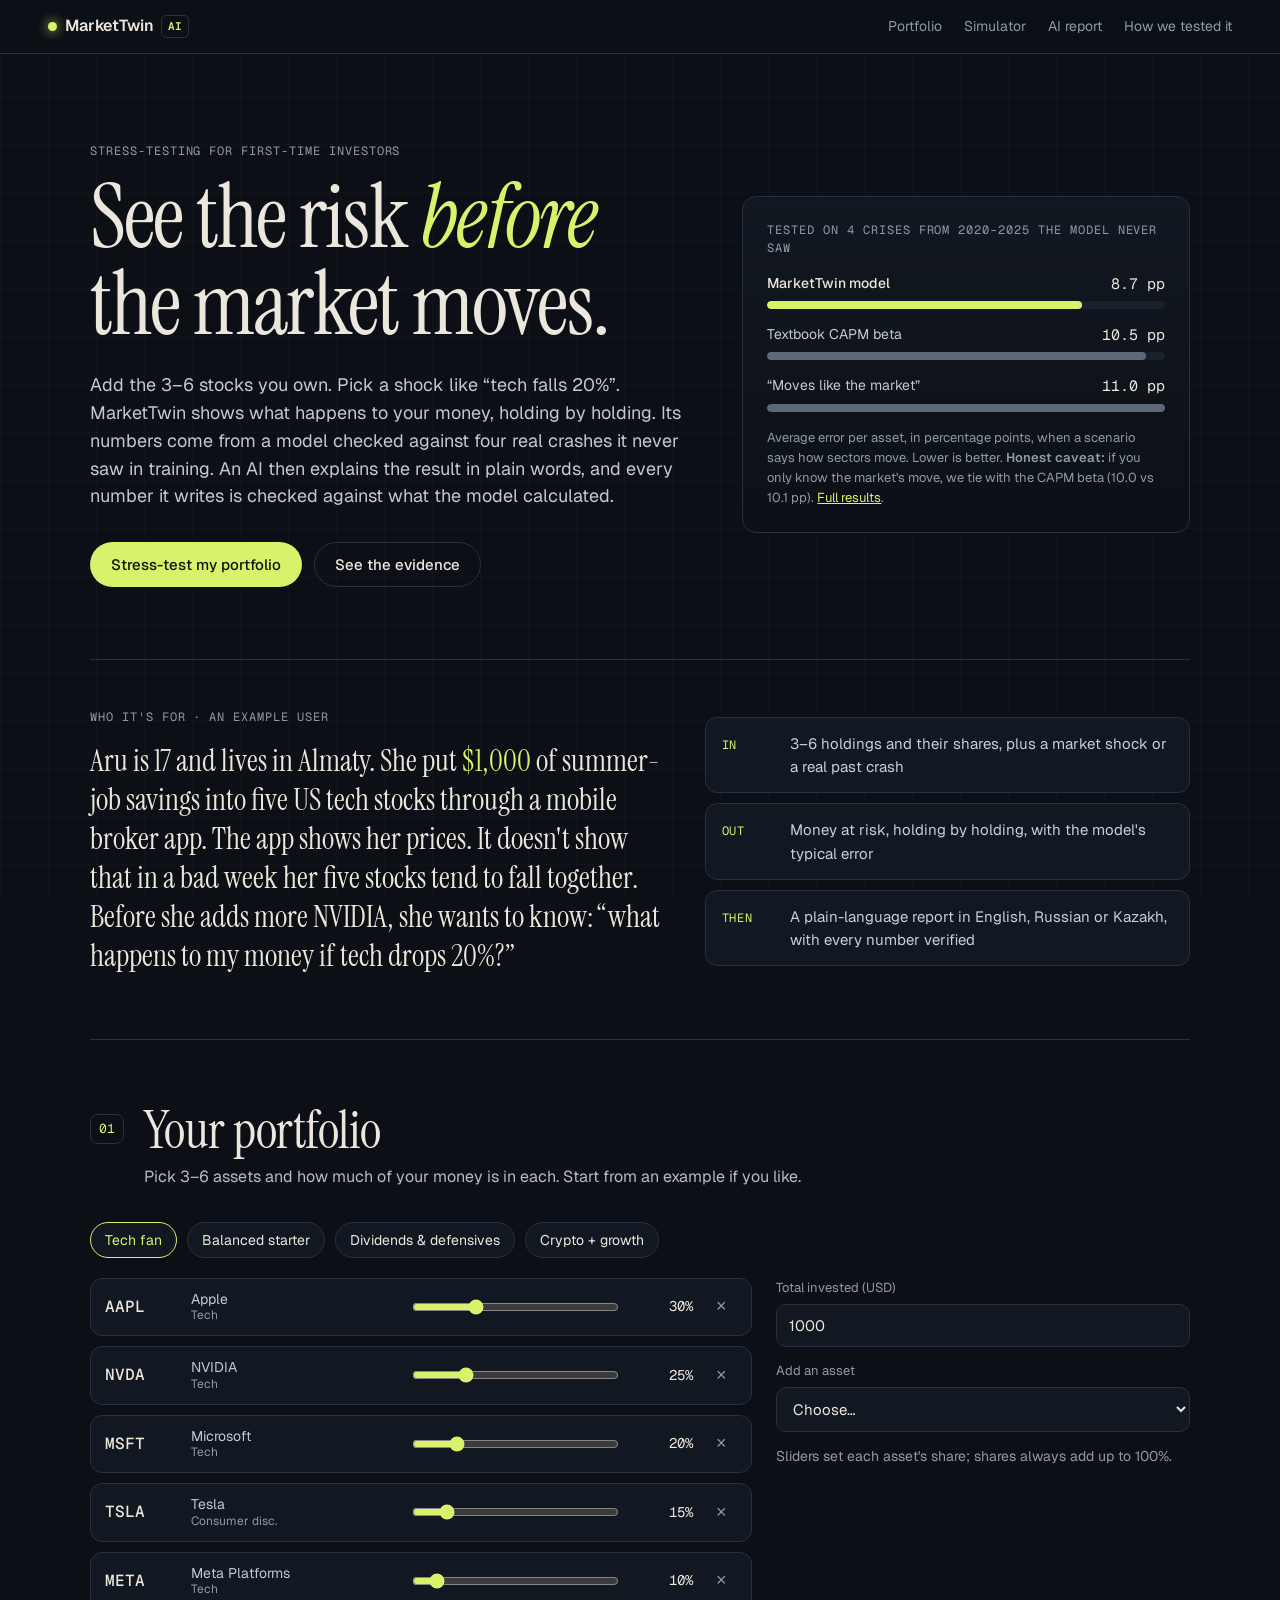
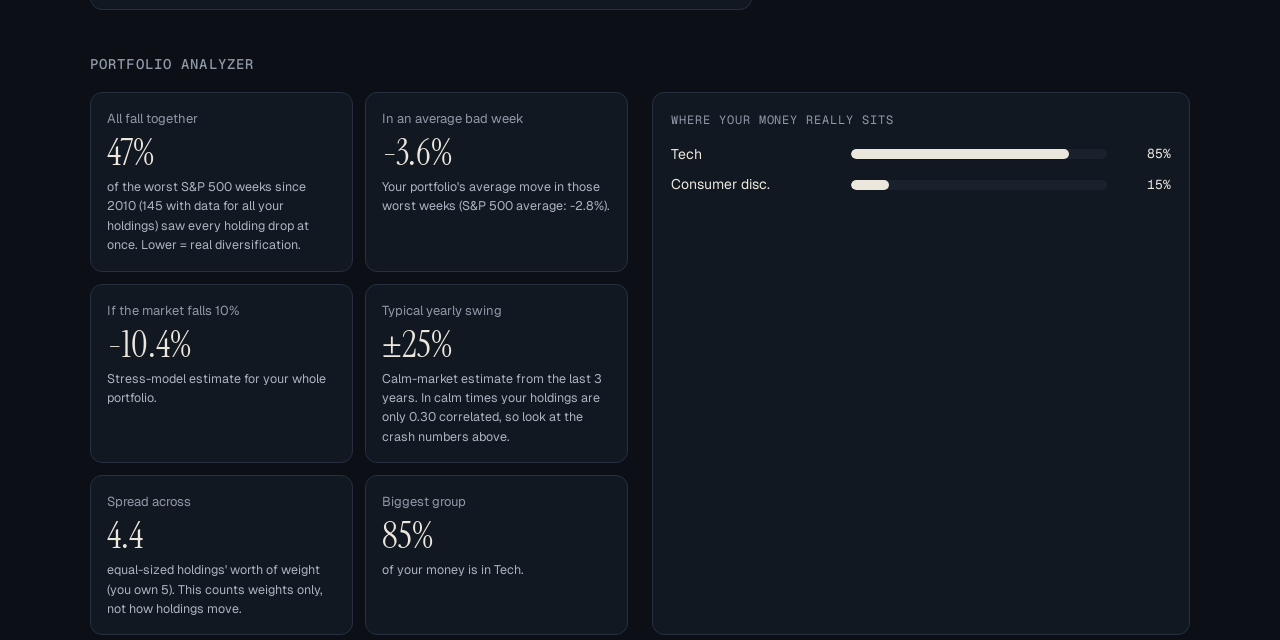
<file: index.html>
<!DOCTYPE html>
<html lang="en">
<head>
<meta charset="utf-8">
<title>MarketTwin AI</title>
<meta http-equiv="refresh" content="0; url=web/">
</head>
<body><a href="web/">Open MarketTwin AI</a></body>
</html>
</file>
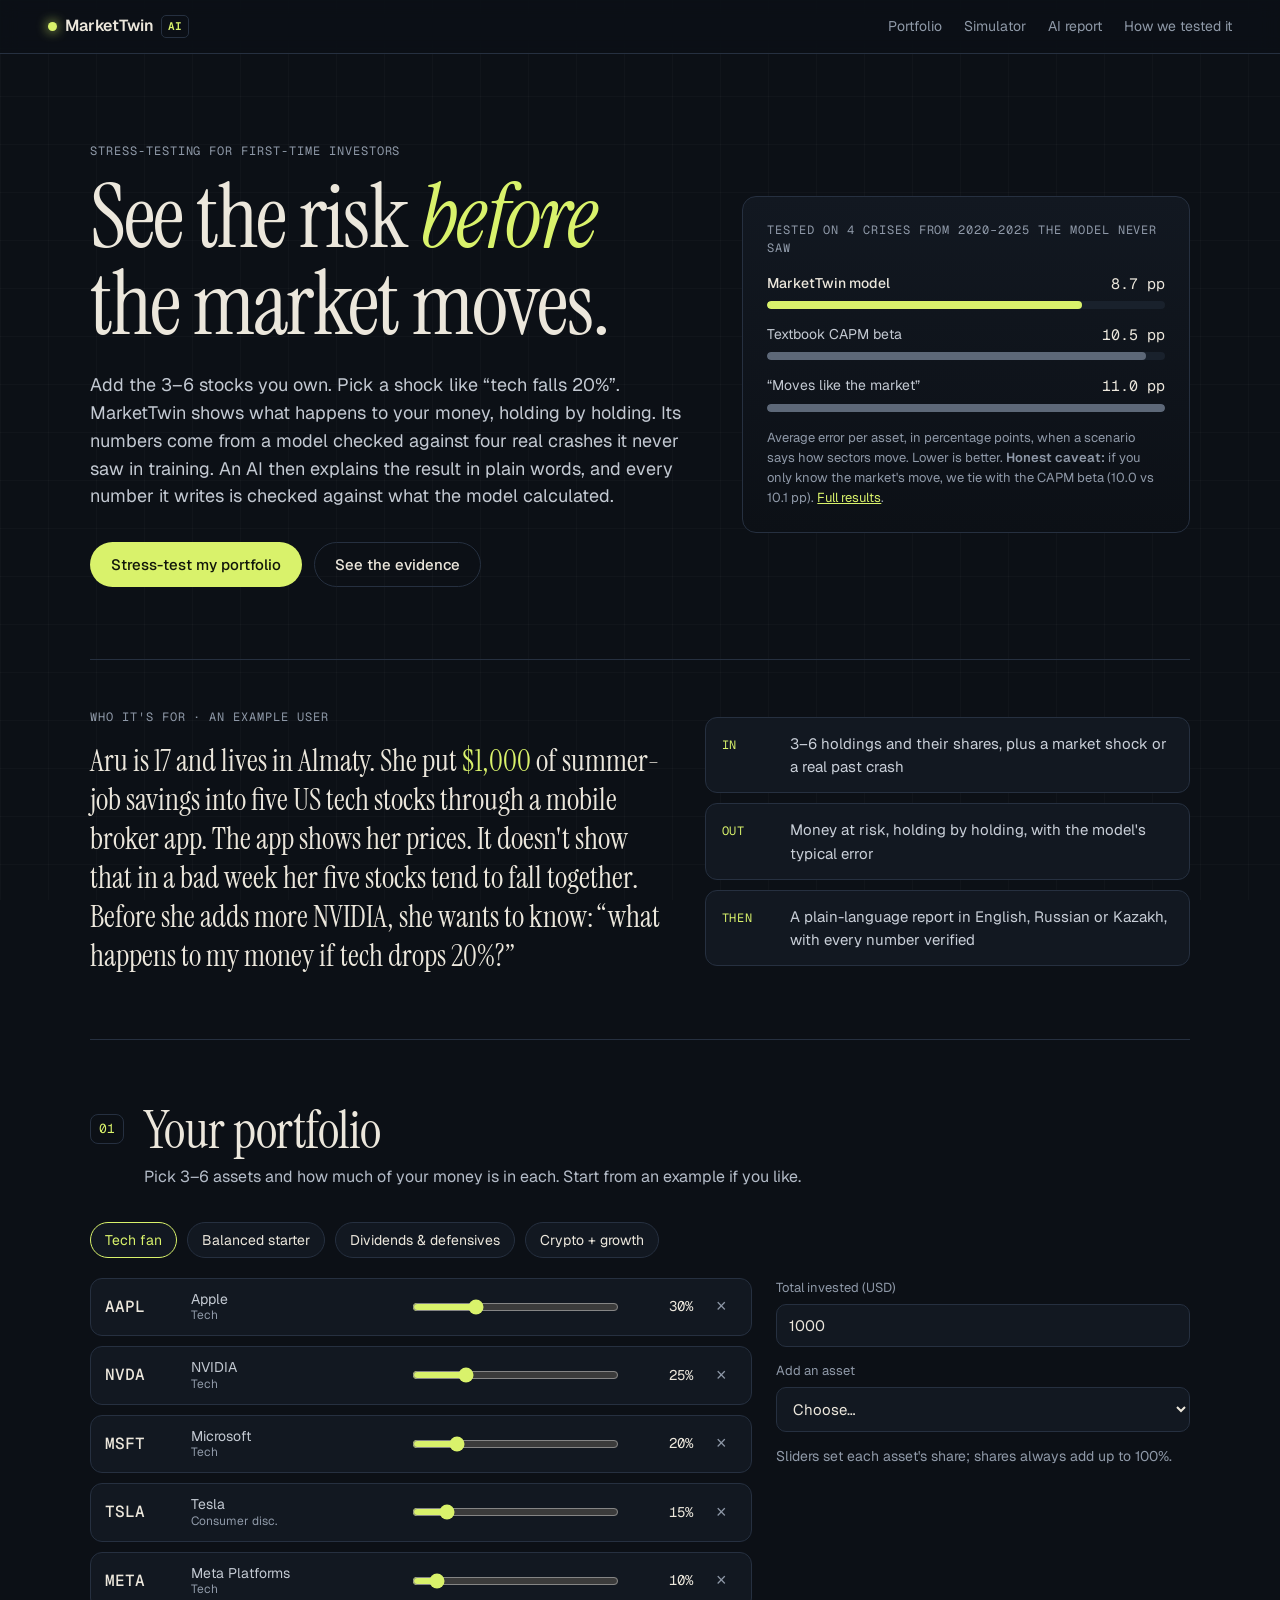
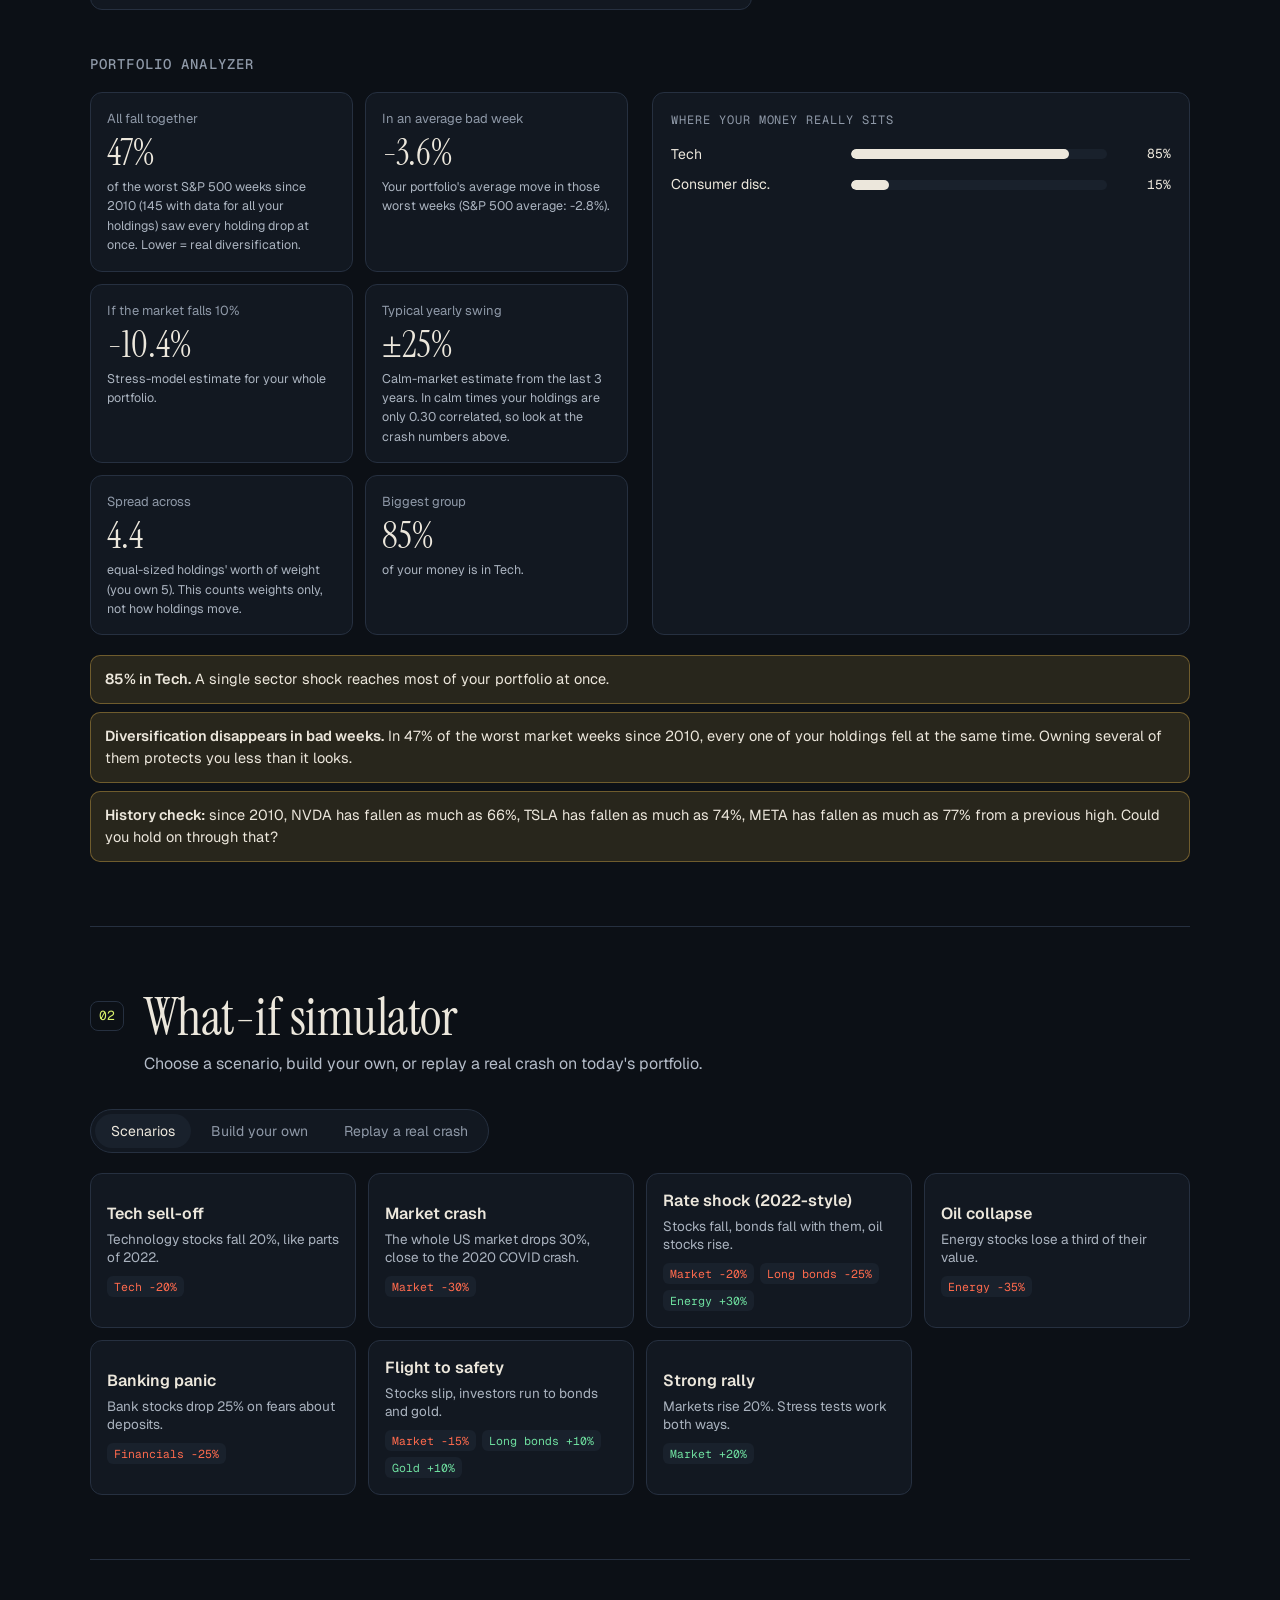
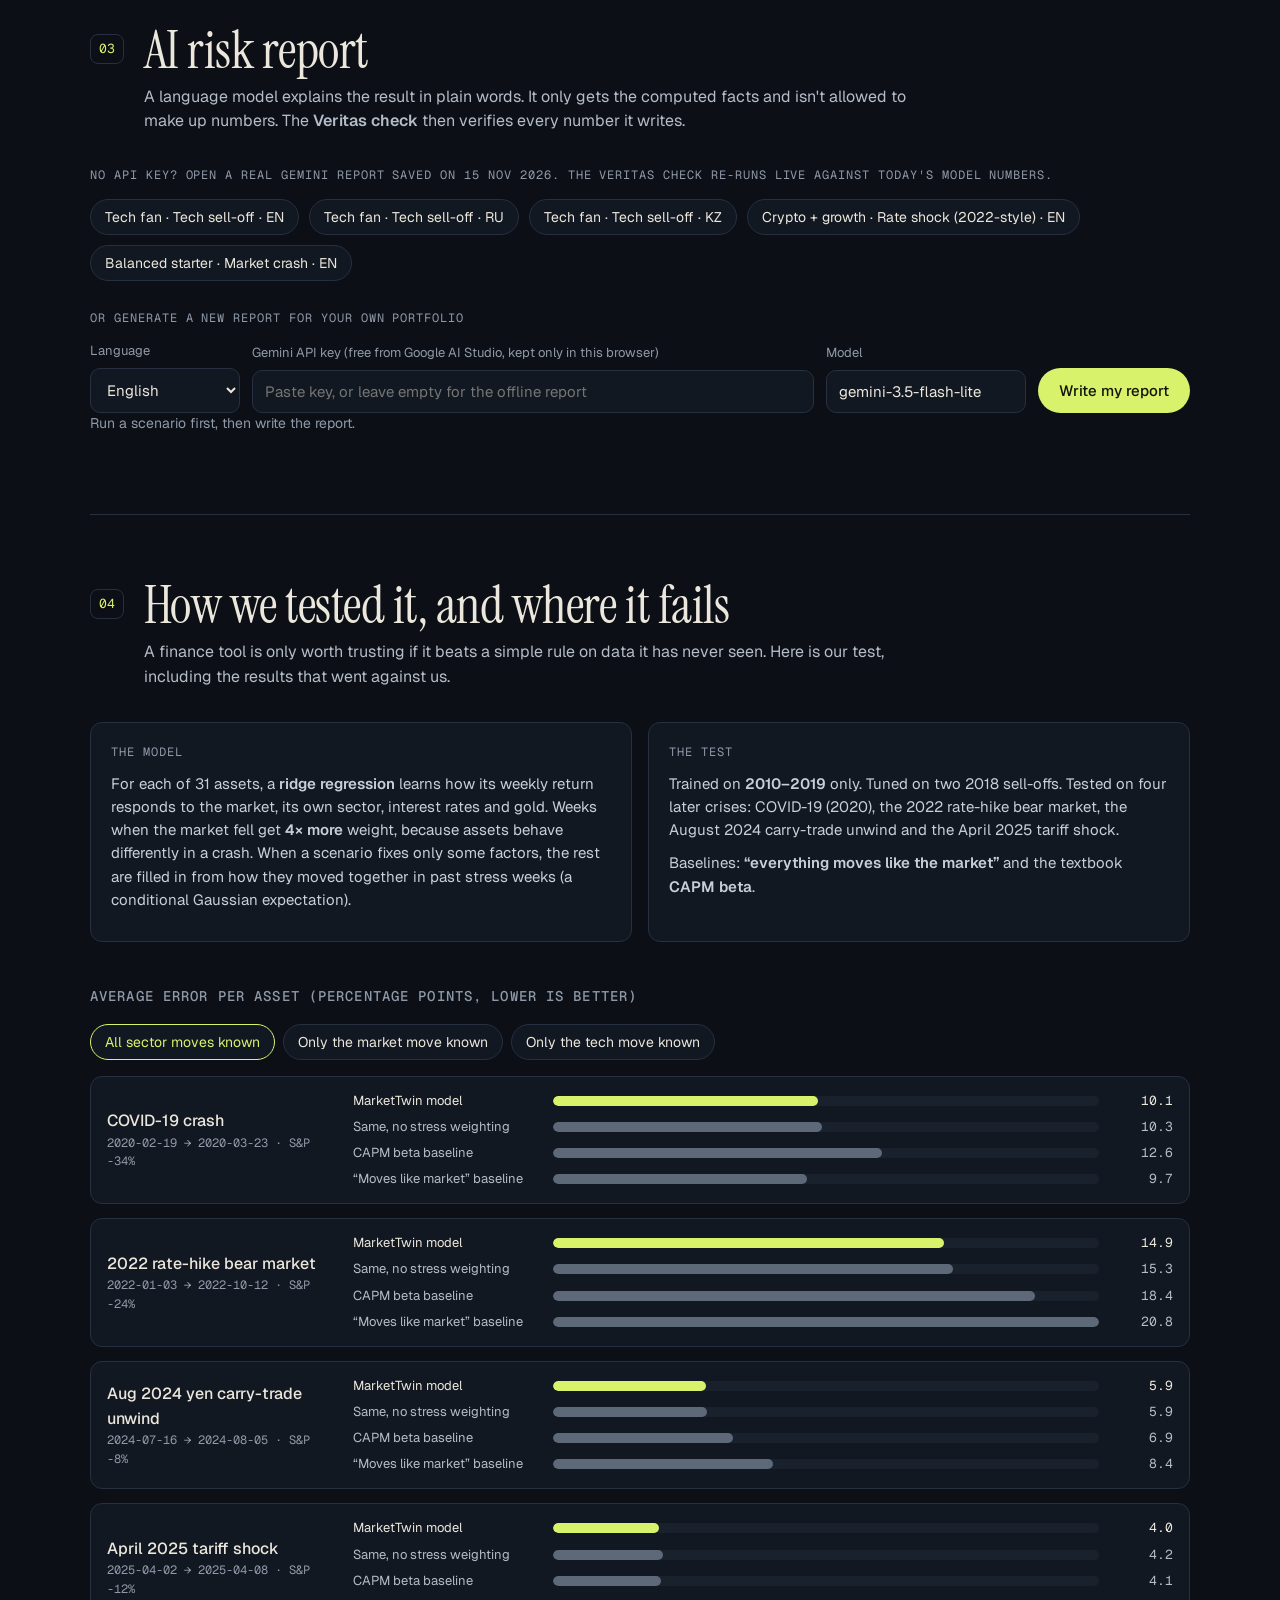
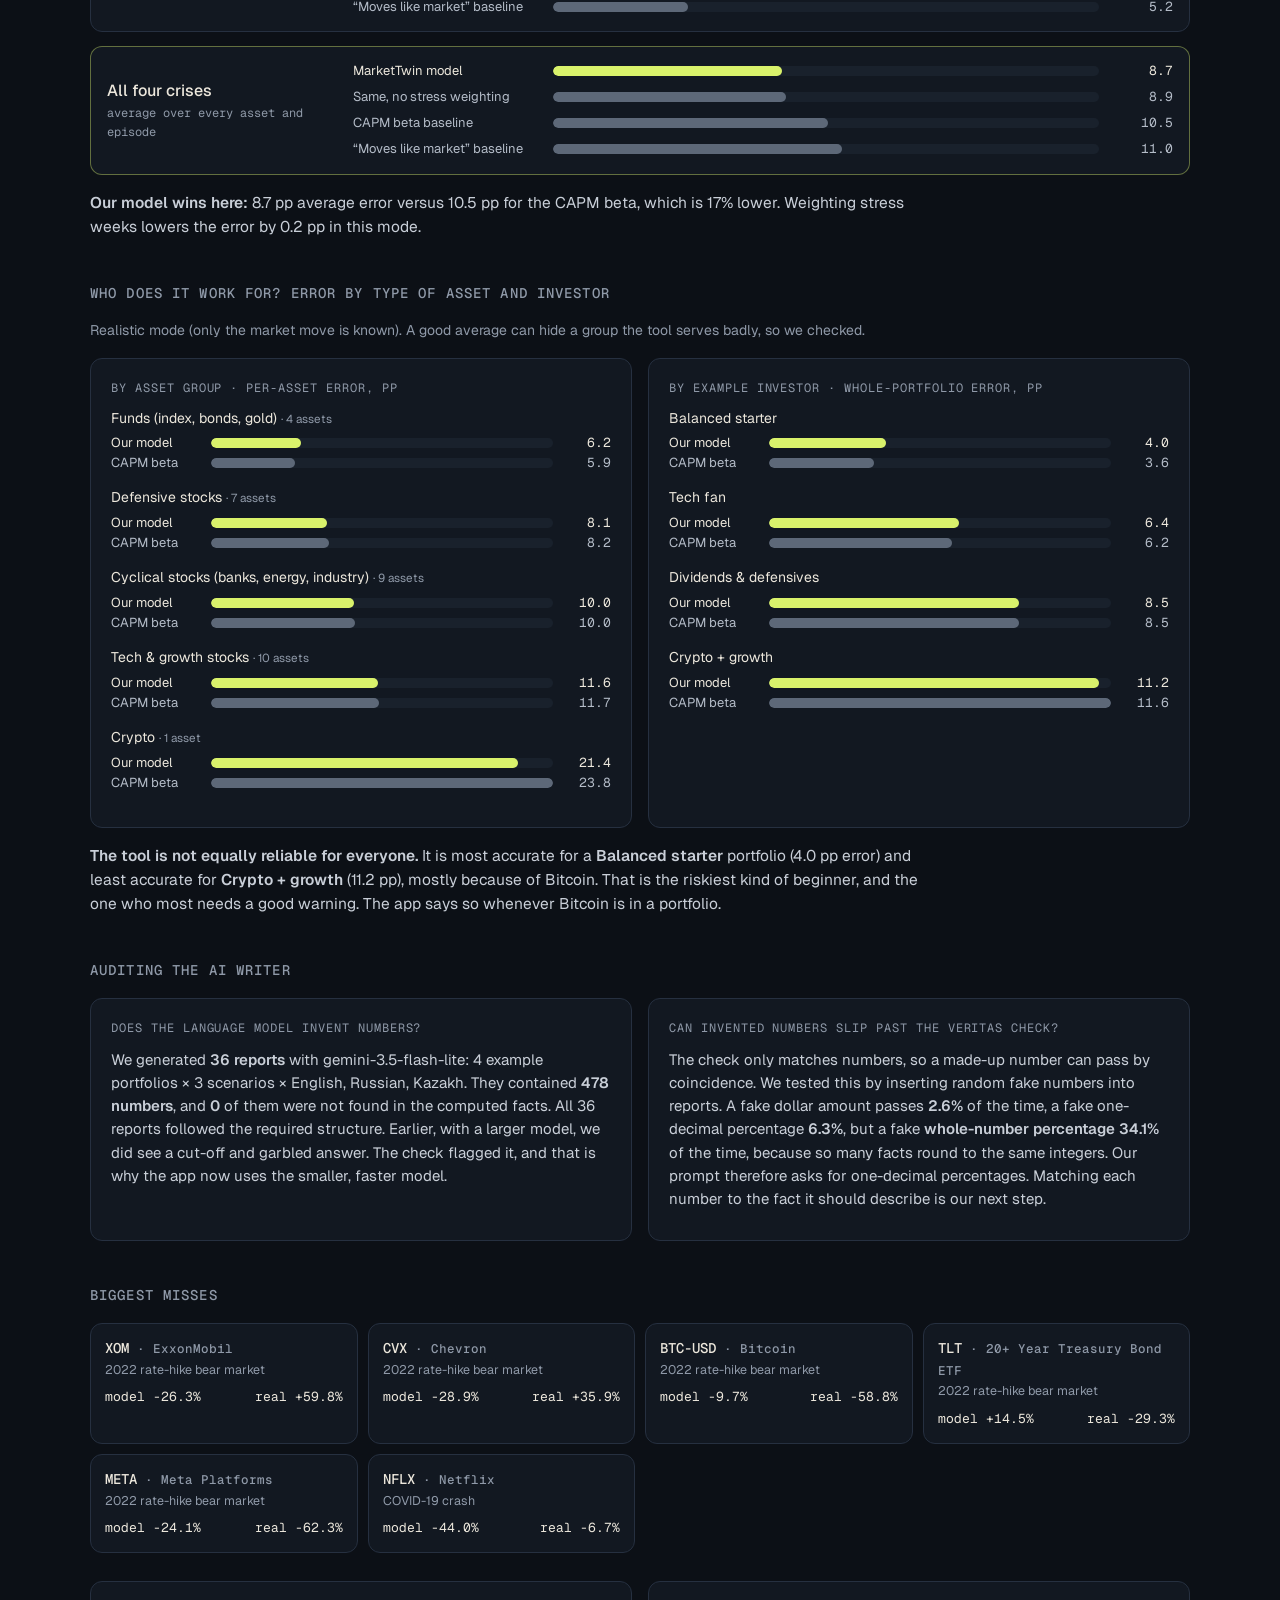
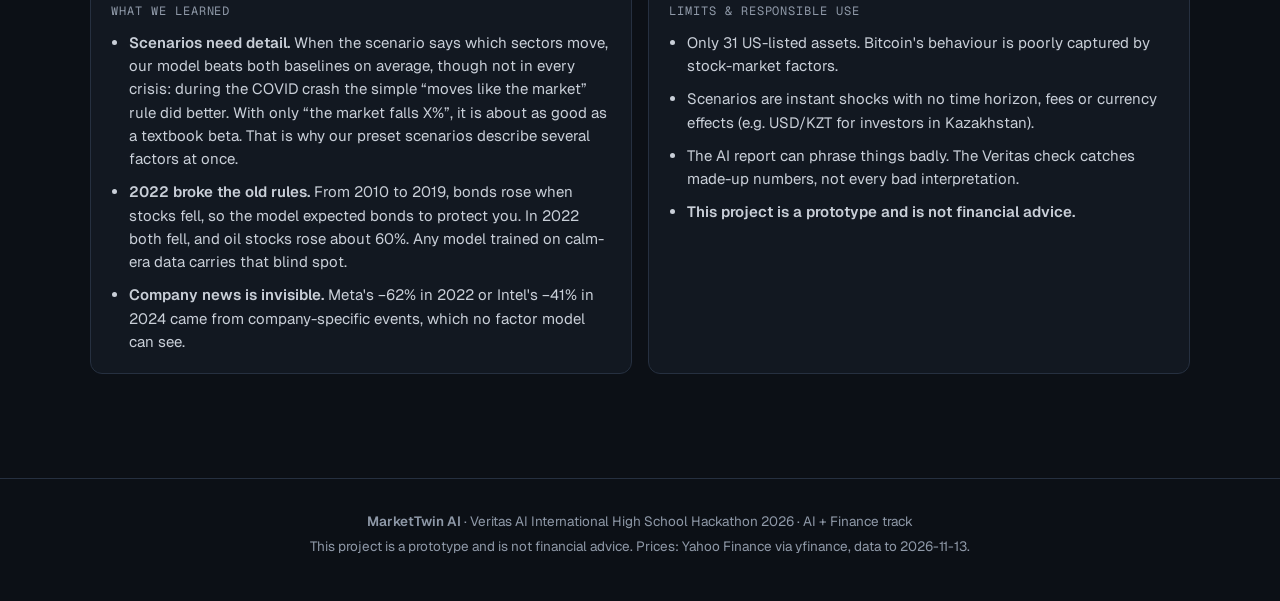
<file: web/index.html>
<!DOCTYPE html>
<html lang="en">
<head>
<meta charset="utf-8">
<meta name="viewport" content="width=device-width, initial-scale=1">
<title>MarketTwin AI — See the risk before the market moves</title>
<meta name="description" content="Stress-test a beginner's stock portfolio against market scenarios with a model tested on four real crises it never saw.">
<meta property="og:title" content="MarketTwin AI — See the risk before the market moves">
<meta property="og:description" content="Portfolio stress-testing for first-time investors. The model is tested on 4 unseen crises, and every number in the AI report is verified.">
<meta property="og:type" content="website">
<link rel="preconnect" href="https://fonts.googleapis.com">
<link rel="preconnect" href="https://fonts.gstatic.com" crossorigin>
<link href="https://fonts.googleapis.com/css2?family=Instrument+Serif:ital@0;1&family=Geist:wght@400;500;600&family=Geist+Mono:wght@400;500&display=swap" rel="stylesheet">
<link rel="stylesheet" href="styles.css?v=3">
<link rel="icon" href="data:image/svg+xml,%3Csvg xmlns='http://www.w3.org/2000/svg' viewBox='0 0 32 32'%3E%3Crect width='32' height='32' rx='8' fill='%230c1016'/%3E%3Cpath d='M6 22l6-7 5 4 9-11' stroke='%23d9f26b' stroke-width='3' fill='none' stroke-linecap='round' stroke-linejoin='round'/%3E%3C/svg%3E">
</head>
<body>

<header class="topbar">
  <a class="brand" href="#top"><span class="brand-dot"></span>MarketTwin<span class="brand-ai">AI</span></a>
  <nav>
    <a href="#build">Portfolio</a>
    <a href="#simulate">Simulator</a>
    <a href="#report">AI report</a>
    <a href="#evidence">How we tested it</a>
  </nav>
</header>

<main id="top">

<!-- ============ HERO ============ -->
<section class="hero">
  <div class="hero-text">
    <p class="eyebrow">Stress-testing for first-time investors</p>
    <h1>See the risk <em>before</em> the market moves.</h1>
    <p class="lede">Add the 3–6 stocks you own. Pick a shock like <q>tech falls 20%</q>.
      MarketTwin shows what happens to your money, holding by holding. Its numbers come from a model
      checked against four real crashes it never saw in training. An AI then explains the result in plain words,
      and every number it writes is checked against what the model calculated.</p>
    <div class="hero-cta">
      <a class="btn btn-primary" href="#build">Stress-test my portfolio</a>
      <a class="btn btn-ghost" href="#evidence">See the evidence</a>
    </div>
  </div>
  <aside class="hero-card" id="heroStats" aria-label="Model test results">
    <p class="card-label">Tested on 4 crises from 2020–2025 the model never saw</p>
    <div class="stat-row" id="heroStatRows"></div>
    <p class="card-foot" id="heroFoot"></p>
  </aside>
</section>

<!-- ============ WHO IT'S FOR ============ -->
<section class="who">
  <div class="who-story">
    <p class="card-label">Who it's for · an example user</p>
    <p class="story">Aru is 17 and lives in Almaty. She put <b>$1,000</b> of summer-job savings into five US tech stocks through a mobile broker app.
      The app shows her prices. It doesn't show that in a bad week her five stocks tend to fall together.
      Before she adds more NVIDIA, she wants to know: <q>what happens to my money if tech drops 20%?</q></p>
  </div>
  <div class="who-steps">
    <div><span class="wn">In</span>3–6 holdings and their shares, plus a market shock or a real past crash</div>
    <div><span class="wn">Out</span>Money at risk, holding by holding, with the model's typical error</div>
    <div><span class="wn">Then</span>A plain-language report in English, Russian or Kazakh, with every number verified</div>
  </div>
</section>

<!-- ============ 1. BUILD ============ -->
<section class="panel" id="build">
  <div class="panel-head">
    <span class="step">01</span>
    <div>
      <h2>Your portfolio</h2>
      <p>Pick 3–6 assets and how much of your money is in each. Start from an example if you like.</p>
    </div>
  </div>

  <div class="presets" id="presets"></div>

  <div class="builder">
    <div class="holdings" id="holdings"></div>
    <div class="builder-side">
      <label class="field">
        <span>Total invested (USD)</span>
        <input type="number" id="amount" min="10" step="10" value="1000">
      </label>
      <label class="field">
        <span>Add an asset</span>
        <select id="addAsset"></select>
      </label>
      <p class="hint" id="weightHint"></p>
    </div>
  </div>

  <h3 class="sub">Portfolio analyzer</h3>
  <div class="analyzer">
    <div class="metric-grid" id="metrics"></div>
    <div class="exposure">
      <p class="card-label">Where your money really sits</p>
      <div id="sectorBars"></div>
    </div>
  </div>
  <ul class="flags" id="flags"></ul>
</section>

<!-- ============ 2. SIMULATE ============ -->
<section class="panel" id="simulate">
  <div class="panel-head">
    <span class="step">02</span>
    <div>
      <h2>What-if simulator</h2>
      <p>Choose a scenario, build your own, or replay a real crash on today's portfolio.</p>
    </div>
  </div>

  <div class="tabs" role="tablist">
    <button class="tab active" data-tab="preset" role="tab">Scenarios</button>
    <button class="tab" data-tab="custom" role="tab">Build your own</button>
    <button class="tab" data-tab="replay" role="tab">Replay a real crash</button>
  </div>

  <div class="tab-body" id="tab-preset">
    <div class="scenario-grid" id="scenarioGrid"></div>
  </div>

  <div class="tab-body hidden" id="tab-custom">
    <p class="hint">Set the move for one or more market factors. Factors you leave at 0 are filled in from how they moved together in past stress weeks.</p>
    <div class="custom-grid" id="customGrid"></div>
    <button class="btn btn-primary" id="runCustom">Run my scenario</button>
  </div>

  <div class="tab-body hidden" id="tab-replay">
    <p class="hint">What would your current portfolio have done in a real crisis? We compare the actual result with what our model predicted, using only data from before 2020.</p>
    <div class="scenario-grid" id="replayGrid"></div>
  </div>

  <div class="result hidden" id="result">
    <div class="result-head">
      <div>
        <p class="card-label" id="resLabel"></p>
        <p class="big-number" id="resValue"></p>
        <p class="res-sub" id="resSub"></p>
      </div>
      <div class="res-side" id="resSide"></div>
    </div>
    <div class="impact" id="impactBars"></div>
    <details class="implied" id="impliedBox">
      <summary>How the model filled in the rest of the market</summary>
      <div class="chips" id="impliedChips"></div>
    </details>
  </div>
</section>

<!-- ============ 3. AI REPORT ============ -->
<section class="panel" id="report">
  <div class="panel-head">
    <span class="step">03</span>
    <div>
      <h2>AI risk report</h2>
      <p>A language model explains the result in plain words. It only gets the computed facts and isn't allowed to make up numbers. The <b>Veritas check</b> then verifies every number it writes.</p>
    </div>
  </div>

  <div class="samples">
    <p class="card-label">No API key? Open a real Gemini report saved on 15 Nov 2026. The Veritas check re-runs live against today's model numbers.</p>
    <div class="presets" id="samples"></div>
  </div>

  <p class="card-label" style="margin-top:28px">Or generate a new report for your own portfolio</p>
  <div class="report-controls">
    <label class="field">
      <span>Language</span>
      <select id="lang">
        <option value="English">English</option>
        <option value="Russian">Русский</option>
        <option value="Kazakh">Қазақша</option>
      </select>
    </label>
    <label class="field grow">
      <span>Gemini API key (free from Google AI Studio, kept only in this browser)</span>
      <input type="password" id="apiKey" placeholder="Paste key, or leave empty for the offline report">
    </label>
    <label class="field">
      <span>Model</span>
      <input type="text" id="modelName" value="gemini-3.5-flash-lite">
    </label>
    <button class="btn btn-primary" id="genReport">Write my report</button>
  </div>

  <div class="report-out hidden" id="reportOut">
    <div class="veritas" id="veritasBar"></div>
    <article class="report-text" id="reportText"></article>
    <details class="facts">
      <summary>Facts the AI was given (the only numbers it may use)</summary>
      <pre id="factsDump"></pre>
    </details>
  </div>
  <p class="hint" id="reportHint">Run a scenario first, then write the report.</p>
</section>

<!-- ============ 4. EVIDENCE ============ -->
<section class="panel" id="evidence">
  <div class="panel-head">
    <span class="step">04</span>
    <div>
      <h2>How we tested it, and where it fails</h2>
      <p>A finance tool is only worth trusting if it beats a simple rule on data it has never seen. Here is our test, including the results that went against us.</p>
    </div>
  </div>

  <div class="evidence-grid">
    <div class="ev-card">
      <p class="card-label">The model</p>
      <p>For each of 31 assets, a <b>ridge regression</b> learns how its weekly return responds to the market, its own sector, interest rates and gold.
        Weeks when the market fell get <b id="swVal">extra</b> weight, because assets behave differently in a crash.
        When a scenario fixes only some factors, the rest are filled in from how they moved together in past stress weeks (a conditional Gaussian expectation).</p>
    </div>
    <div class="ev-card">
      <p class="card-label">The test</p>
      <p>Trained on <b>2010–2019</b> only. Tuned on two 2018 sell-offs. Tested on four later crises: COVID-19 (2020), the 2022 rate-hike bear market, the August 2024 carry-trade unwind and the April 2025 tariff shock.</p>
      <p>Baselines: <b>“everything moves like the market”</b> and the textbook <b>CAPM beta</b>.</p>
    </div>
  </div>

  <h3 class="sub">Average error per asset (percentage points, lower is better)</h3>
  <div class="mode-switch" id="modeSwitch">
    <button class="chip-btn active" data-mode="full">All sector moves known</button>
    <button class="chip-btn" data-mode="market_only">Only the market move known</button>
    <button class="chip-btn" data-mode="sector_only">Only the tech move known</button>
  </div>
  <div class="eval-table" id="evalTable"></div>
  <p class="verdict" id="evalVerdict"></p>

  <h3 class="sub">Who does it work for? Error by type of asset and investor</h3>
  <p class="hint">Realistic mode (only the market move is known). A good average can hide a group the tool serves badly, so we checked.</p>
  <div class="group-grid">
    <div class="ev-card"><p class="card-label">By asset group · per-asset error, pp</p><div id="groupBars"></div></div>
    <div class="ev-card"><p class="card-label">By example investor · whole-portfolio error, pp</p><div id="presetBars"></div></div>
  </div>
  <p class="verdict" id="groupVerdict"></p>

  <h3 class="sub">Auditing the AI writer</h3>
  <div class="group-grid">
    <div class="ev-card">
      <p class="card-label">Does the language model invent numbers?</p>
      <p id="auditMain"></p>
    </div>
    <div class="ev-card">
      <p class="card-label">Can invented numbers slip past the Veritas check?</p>
      <p id="auditLeak"></p>
    </div>
  </div>

  <h3 class="sub">Biggest misses</h3>
  <div class="fails" id="fails"></div>
  <div class="lessons">
    <div class="ev-card">
      <p class="card-label">What we learned</p>
      <ul>
        <li><b>Scenarios need detail.</b> When the scenario says which sectors move, our model beats both baselines on average, though not in every crisis: during the COVID crash the simple <q>moves like the market</q> rule did better. With only <q>the market falls X%</q>, it is about as good as a textbook beta. That is why our preset scenarios describe several factors at once.</li>
        <li><b>2022 broke the old rules.</b> From 2010 to 2019, bonds rose when stocks fell, so the model expected bonds to protect you. In 2022 both fell, and oil stocks rose about 60%. Any model trained on calm-era data carries that blind spot.</li>
        <li><b>Company news is invisible.</b> Meta's −62% in 2022 or Intel's −41% in 2024 came from company-specific events, which no factor model can see.</li>
      </ul>
    </div>
    <div class="ev-card">
      <p class="card-label">Limits &amp; responsible use</p>
      <ul>
        <li>Only 31 US-listed assets. Bitcoin's behaviour is poorly captured by stock-market factors.</li>
        <li>Scenarios are instant shocks with no time horizon, fees or currency effects (e.g. USD/KZT for investors in Kazakhstan).</li>
        <li>The AI report can phrase things badly. The Veritas check catches made-up numbers, not every bad interpretation.</li>
        <li><b>This project is a prototype and is not financial advice.</b></li>
      </ul>
    </div>
  </div>
</section>

</main>

<footer class="footer">
  <p><b>MarketTwin AI</b> · Veritas AI International High School Hackathon 2026 · AI + Finance track</p>
  <p>This project is a prototype and is not financial advice. Prices: Yahoo Finance via yfinance, <span id="dataEnd"></span>.</p>
</footer>

<script src="data/bundle.js?v=4"></script>
<script src="data/ai_audit.js?v=3"></script>
<script src="data/samples.js?v=7"></script>
<script src="app.js?v=6"></script>
</body>
</html>
</file>
<file: web/styles.css>
:root {
  --ink: #0c1016;
  --ink-2: #121821;
  --ink-3: #19212c;
  --line: #263040;
  --paper: #ece7dc;
  --muted: #8f99a8;
  --dim: #5d6878;
  --loss: #ff6a4d;
  --loss-soft: rgba(255, 106, 77, .14);
  --gain: #6fe0a0;
  --gain-soft: rgba(111, 224, 160, .14);
  --amber: #f2c14e;
  --amber-soft: rgba(242, 193, 78, .12);
  --accent: #d9f26b;
  --radius: 14px;
  --serif: "Instrument Serif", Georgia, serif;
  --sans: "Geist", system-ui, -apple-system, Segoe UI, sans-serif;
  --mono: "Geist Mono", ui-monospace, Consolas, monospace;
}

* { box-sizing: border-box; }
html { scroll-behavior: smooth; }
body {
  margin: 0;
  background: var(--ink);
  color: var(--paper);
  font-family: var(--sans);
  font-size: 16px;
  line-height: 1.55;
  -webkit-font-smoothing: antialiased;
}
body::before {
  content: "";
  position: fixed; inset: 0;
  background-image:
    linear-gradient(rgba(255,255,255,.025) 1px, transparent 1px),
    linear-gradient(90deg, rgba(255,255,255,.025) 1px, transparent 1px);
  background-size: 48px 48px;
  pointer-events: none;
  z-index: -1;
}
a { color: inherit; }
b { font-weight: 600; }
q { quotes: "“" "”"; }
.hidden { display: none !important; }

/* ---------- top bar ---------- */
.topbar {
  position: sticky; top: 0; z-index: 10;
  display: flex; align-items: center; justify-content: space-between;
  padding: 14px clamp(16px, 4vw, 48px);
  background: rgba(12, 16, 22, .82);
  backdrop-filter: blur(10px);
  border-bottom: 1px solid var(--line);
}
.brand { display: flex; align-items: center; gap: 8px; font-weight: 600; text-decoration: none; letter-spacing: -.01em; }
.brand-dot { width: 9px; height: 9px; border-radius: 50%; background: var(--accent); box-shadow: 0 0 12px var(--accent); }
.brand-ai { font-family: var(--mono); font-size: 11px; padding: 2px 6px; border: 1px solid var(--line); border-radius: 5px; color: var(--accent); }
.topbar nav { display: flex; gap: 22px; }
.topbar nav a { text-decoration: none; color: var(--muted); font-size: 14px; }
.topbar nav a:hover { color: var(--paper); }
@media (max-width: 720px) { .topbar nav { display: none; } }

main { max-width: 1180px; margin: 0 auto; padding: 0 clamp(16px, 4vw, 40px); }

/* ---------- hero ---------- */
.hero {
  display: grid; grid-template-columns: 1.35fr 1fr; gap: 48px; align-items: center;
  padding: 88px 0 72px;
}
@media (max-width: 900px) { .hero { grid-template-columns: 1fr; padding-top: 48px; } }
.eyebrow, .card-label {
  font-family: var(--mono); font-size: 12px; letter-spacing: .08em; text-transform: uppercase;
  color: var(--muted); margin: 0 0 14px;
}
h1 {
  font-family: var(--serif); font-weight: 400;
  font-size: clamp(48px, 7vw, 88px); line-height: .98; letter-spacing: -.02em;
  margin: 0 0 24px;
}
h1 em { color: var(--accent); }
.lede { color: #c3c9d2; font-size: 18px; max-width: 58ch; margin: 0 0 32px; }
.hero-cta { display: flex; gap: 12px; flex-wrap: wrap; }

.btn {
  display: inline-flex; align-items: center; justify-content: center;
  padding: 12px 20px; border-radius: 999px; font: 500 15px var(--sans);
  text-decoration: none; cursor: pointer; border: 1px solid transparent; transition: transform .15s, background .15s;
}
.btn:active { transform: translateY(1px); }
.btn-primary { background: var(--accent); color: #11160a; }
.btn-primary:hover { background: #e6ff7f; }
.btn-primary:disabled { opacity: .5; cursor: wait; }
.btn-ghost { border-color: var(--line); color: var(--paper); background: transparent; }
.btn-ghost:hover { border-color: var(--muted); }

.hero-card {
  background: linear-gradient(180deg, var(--ink-2), var(--ink));
  border: 1px solid var(--line); border-radius: var(--radius); padding: 24px;
}
.stat-row { display: grid; gap: 14px; }
.stat { display: grid; grid-template-columns: 1fr auto; gap: 6px 12px; align-items: center; }
.stat-name { font-size: 14px; color: #c3c9d2; }
.stat-val { font-family: var(--mono); font-size: 15px; }
.stat-track { grid-column: 1 / -1; height: 8px; background: var(--ink-3); border-radius: 6px; overflow: hidden; }
.stat-fill { height: 100%; border-radius: 6px; background: var(--dim); }
.stat.ours .stat-fill { background: var(--accent); }
.stat.ours .stat-name { color: var(--paper); font-weight: 500; }
.card-foot { font-size: 13px; color: var(--muted); margin: 16px 0 0; }

.card-foot a { color: var(--accent); }

/* ---------- who it's for ---------- */
.who { display: grid; grid-template-columns: 1.2fr 1fr; gap: 32px; padding: 48px 0 64px; border-top: 1px solid var(--line); align-items: center; }
@media (max-width: 900px) { .who { grid-template-columns: 1fr; } }
.story { font-family: var(--serif); font-size: clamp(22px, 2.6vw, 30px); line-height: 1.3; margin: 0; color: var(--paper); }
.story b { font-weight: 400; color: var(--accent); }
.who-steps { display: grid; gap: 10px; }
.who-steps div { display: grid; grid-template-columns: 56px 1fr; gap: 12px; align-items: baseline; background: var(--ink-2); border: 1px solid var(--line); border-radius: 12px; padding: 14px 16px; font-size: 15px; color: #c9cfd8; }
.wn { font-family: var(--mono); font-size: 12px; text-transform: uppercase; letter-spacing: .08em; color: var(--accent); }

/* ---------- panels ---------- */
.panel {
  border-top: 1px solid var(--line);
  padding: 64px 0;
  scroll-margin-top: 60px;
}
.panel-head { display: flex; gap: 20px; align-items: flex-start; margin-bottom: 32px; }
.step { font-family: var(--mono); font-size: 13px; color: var(--accent); border: 1px solid var(--line); border-radius: 8px; padding: 4px 8px; margin-top: 10px; }
h2 { font-family: var(--serif); font-weight: 400; font-size: clamp(34px, 4.5vw, 52px); line-height: 1.02; margin: 0 0 8px; letter-spacing: -.01em; }
.panel-head p { margin: 0; color: #b4bcc8; max-width: 70ch; }
h3.sub { font-size: 14px; font-family: var(--mono); text-transform: uppercase; letter-spacing: .08em; color: var(--muted); font-weight: 500; margin: 44px 0 16px; }
.hint { color: var(--muted); font-size: 14px; margin: 0 0 16px; }

/* ---------- builder ---------- */
.presets { display: flex; gap: 10px; flex-wrap: wrap; margin-bottom: 20px; }
.chip-btn {
  background: var(--ink-2); color: var(--paper); border: 1px solid var(--line);
  padding: 8px 14px; border-radius: 999px; font: 14px var(--sans); cursor: pointer;
}
.chip-btn:hover { border-color: var(--muted); }
.chip-btn.active { border-color: var(--accent); color: var(--accent); }

.builder { display: grid; grid-template-columns: 1.6fr 1fr; gap: 24px; }
@media (max-width: 860px) { .builder { grid-template-columns: 1fr; } }
.holdings { display: grid; gap: 10px; }
.holding {
  display: grid; grid-template-columns: 74px 1fr 1fr 64px 32px; gap: 12px; align-items: center;
  background: var(--ink-2); border: 1px solid var(--line); border-radius: 12px; padding: 12px 14px;
}
.holding .tk { font-family: var(--mono); font-weight: 500; }
.holding .nm { font-size: 14px; color: #c3c9d2; line-height: 1.25; }
.holding .nm small { display: block; color: var(--muted); font-size: 12px; }
.holding input[type=range] { width: 100%; accent-color: var(--accent); }
.holding .pct { font-family: var(--mono); text-align: right; font-size: 14px; }
.holding .rm { background: none; border: none; color: var(--muted); font-size: 18px; cursor: pointer; }
.holding .rm:hover { color: var(--loss); }
@media (max-width: 560px) {
  .holding { grid-template-columns: 60px 1fr 52px 28px; }
  .holding .nm { display: none; }
}

.builder-side { display: grid; gap: 14px; align-content: start; }
.field { display: grid; gap: 6px; font-size: 13px; color: var(--muted); }
.field input, .field select {
  background: var(--ink-2); color: var(--paper); border: 1px solid var(--line); border-radius: 10px;
  padding: 11px 12px; font: 15px var(--sans); width: 100%;
}
.field input:focus, .field select:focus { outline: none; border-color: var(--accent); }

/* ---------- analyzer ---------- */
.analyzer { display: grid; grid-template-columns: 1fr 1fr; gap: 24px; }
@media (max-width: 860px) { .analyzer { grid-template-columns: 1fr; } }
.metric-grid { display: grid; grid-template-columns: 1fr 1fr; gap: 12px; }
.metric { background: var(--ink-2); border: 1px solid var(--line); border-radius: 12px; padding: 16px; }
.metric .m-val { font-family: var(--serif); font-size: 36px; line-height: 1; margin: 6px 0; }
.metric .m-name { font-size: 13px; color: var(--muted); }
.metric .m-note { font-size: 12.5px; color: #aab3bf; }
.exposure { background: var(--ink-2); border: 1px solid var(--line); border-radius: 12px; padding: 18px; }
.bar-row { display: grid; grid-template-columns: 170px 1fr 54px; gap: 10px; align-items: center; margin: 9px 0; font-size: 14px; }
.bar-track { height: 10px; background: var(--ink-3); border-radius: 6px; overflow: hidden; }
.bar-fill { height: 100%; background: var(--paper); border-radius: 6px; }
.bar-row .v { font-family: var(--mono); font-size: 13px; text-align: right; }
.flags { list-style: none; padding: 0; margin: 20px 0 0; display: grid; gap: 8px; }
.flags li { padding: 12px 14px; border-radius: 10px; font-size: 14.5px; border: 1px solid; }
.flags li.warn { background: var(--amber-soft); border-color: rgba(242,193,78,.35); }
.flags li.ok { background: var(--gain-soft); border-color: rgba(111,224,160,.3); }
.flags li b { font-weight: 600; }

/* ---------- simulator ---------- */
.tabs { display: flex; gap: 4px; background: var(--ink-2); border: 1px solid var(--line); border-radius: 999px; padding: 4px; width: fit-content; margin-bottom: 20px; flex-wrap: wrap; }
.tab { background: none; border: none; color: var(--muted); padding: 8px 16px; border-radius: 999px; font: 14px var(--sans); cursor: pointer; }
.tab.active { background: var(--ink-3); color: var(--paper); }
.scenario-grid { display: grid; grid-template-columns: repeat(auto-fill, minmax(250px, 1fr)); gap: 12px; }
.scn {
  text-align: left; background: var(--ink-2); border: 1px solid var(--line); border-radius: 12px; padding: 16px;
  color: var(--paper); cursor: pointer; font-family: var(--sans); transition: border-color .15s, transform .15s;
}
.scn:hover { border-color: var(--muted); transform: translateY(-1px); }
.scn.active { border-color: var(--accent); }
.scn h4 { margin: 0 0 6px; font-size: 16px; font-weight: 600; }
.scn p { margin: 0 0 10px; font-size: 13.5px; color: #aab3bf; }
.scn .tags { display: flex; flex-wrap: wrap; gap: 6px; }
.tag { font-family: var(--mono); font-size: 11.5px; padding: 3px 7px; border-radius: 6px; background: var(--ink-3); }
.tag.neg { color: var(--loss); }
.tag.pos { color: var(--gain); }

.custom-grid { display: grid; grid-template-columns: repeat(auto-fill, minmax(260px, 1fr)); gap: 10px; margin-bottom: 18px; }
.cfac { display: grid; grid-template-columns: 1fr 70px; gap: 6px 10px; align-items: center; background: var(--ink-2); border: 1px solid var(--line); border-radius: 10px; padding: 10px 12px; font-size: 13.5px; }
.cfac input[type=range] { grid-column: 1 / -1; width: 100%; accent-color: var(--accent); }
.cfac .cv { font-family: var(--mono); text-align: right; }
.cfac.set { border-color: rgba(217,242,107,.5); }

.result { margin-top: 28px; background: var(--ink-2); border: 1px solid var(--line); border-radius: var(--radius); padding: 24px; }
.result-head { display: flex; justify-content: space-between; gap: 24px; flex-wrap: wrap; align-items: flex-end; margin-bottom: 20px; }
.big-number { font-family: var(--serif); font-size: clamp(48px, 7vw, 76px); line-height: 1; margin: 0; }
.big-number.neg { color: var(--loss); }
.big-number.pos { color: var(--gain); }
.res-sub { margin: 8px 0 0; color: #b4bcc8; }
.res-side { font-size: 14px; color: #b4bcc8; max-width: 360px; }
.res-side .pill { display: inline-block; font-family: var(--mono); font-size: 12px; padding: 3px 8px; border-radius: 6px; background: var(--ink-3); margin-bottom: 6px; }

.impact { display: grid; gap: 8px; }
.irow { display: grid; grid-template-columns: 150px 1fr 1fr 110px; gap: 10px; align-items: center; font-size: 14px; }
.irow .lbl { font-family: var(--mono); }
.irow .lbl small { display: block; font-family: var(--sans); color: var(--muted); font-size: 12px; }
.half { height: 14px; position: relative; }
.half.left { display: flex; justify-content: flex-end; border-right: 1px solid var(--line); }
.half .f { height: 100%; border-radius: 3px; }
.half.left .f { background: var(--loss); border-radius: 3px 0 0 3px; }
.half.right .f { background: var(--gain); border-radius: 0 3px 3px 0; }
.irow .v { font-family: var(--mono); text-align: right; font-size: 13px; }
.irow .v small { display: block; color: var(--muted); }
.irow .v.neg { color: var(--loss); }
.irow .v.pos { color: var(--gain); }
.irow.legend { color: var(--muted); font-size: 12px; font-family: var(--mono); }
@media (max-width: 640px) { .irow { grid-template-columns: 70px 1fr 1fr 84px; } .irow .lbl small { display: none; } }
.ghost-mark { position: absolute; top: -3px; width: 2px; height: 20px; background: var(--paper); opacity: .9; }

.implied { margin-top: 18px; font-size: 14px; color: var(--muted); }
.implied summary { cursor: pointer; }
.chips { display: flex; flex-wrap: wrap; gap: 8px; margin-top: 12px; }
.chip { font-family: var(--mono); font-size: 12.5px; padding: 5px 9px; border: 1px solid var(--line); border-radius: 8px; color: #c3c9d2; }
.chip.user { border-color: var(--accent); color: var(--accent); }

/* ---------- report ---------- */
.report-controls { display: grid; grid-template-columns: 150px 1fr 200px auto; gap: 12px; align-items: end; }
@media (max-width: 860px) { .report-controls { grid-template-columns: 1fr; } }
.report-out { margin-top: 24px; background: var(--ink-2); border: 1px solid var(--line); border-radius: var(--radius); padding: 24px; }
.veritas { display: flex; flex-wrap: wrap; gap: 10px; align-items: center; padding-bottom: 16px; margin-bottom: 18px; border-bottom: 1px solid var(--line); font-size: 14px; }
.veritas .vbadge { font-family: var(--mono); font-size: 12px; padding: 4px 9px; border-radius: 6px; }
.vbadge.good { background: var(--gain-soft); color: var(--gain); }
.vbadge.bad { background: var(--loss-soft); color: var(--loss); }
.vbadge.neutral { background: var(--ink-3); color: var(--muted); }
.report-text { font-size: 16.5px; line-height: 1.65; max-width: 75ch; }
.report-text h4 { font-family: var(--serif); font-weight: 400; font-size: 26px; margin: 22px 0 6px; }
.report-text h4:first-child { margin-top: 0; }
.report-text p { margin: 0 0 12px; }
.report-text ul { margin: 0 0 12px; padding-left: 20px; }
.num { border-radius: 4px; padding: 0 2px; font-family: var(--mono); font-size: .92em; }
.num.ok { background: var(--gain-soft); color: var(--gain); }
.num.bad { background: var(--loss-soft); color: var(--loss); text-decoration: underline wavy; }
.facts { margin-top: 18px; font-size: 14px; color: var(--muted); }
.facts summary { cursor: pointer; }
.facts pre { background: var(--ink); border: 1px solid var(--line); border-radius: 10px; padding: 14px; overflow: auto; font: 12px var(--mono); color: #c3c9d2; max-height: 360px; }
.spinner { display: inline-block; width: 14px; height: 14px; border: 2px solid rgba(0,0,0,.25); border-top-color: #11160a; border-radius: 50%; animation: spin .8s linear infinite; margin-right: 8px; }
@keyframes spin { to { transform: rotate(360deg); } }

/* ---------- evidence ---------- */
.evidence-grid, .lessons { display: grid; grid-template-columns: 1fr 1fr; gap: 16px; }
@media (max-width: 860px) { .evidence-grid, .lessons { grid-template-columns: 1fr; } }
.lessons { margin-top: 28px; }
.ev-card { background: var(--ink-2); border: 1px solid var(--line); border-radius: 12px; padding: 20px; font-size: 15px; color: #c9cfd8; }
.ev-card p { margin: 0 0 10px; }
.ev-card ul { margin: 0; padding-left: 18px; display: grid; gap: 10px; }
.mode-switch { display: flex; gap: 8px; flex-wrap: wrap; margin-bottom: 16px; }
.eval-table { display: grid; gap: 14px; }
.ep { display: grid; grid-template-columns: 230px 1fr; gap: 16px; align-items: center; background: var(--ink-2); border: 1px solid var(--line); border-radius: 12px; padding: 14px 16px; }
@media (max-width: 760px) { .ep { grid-template-columns: 1fr; } }
.ep .ep-name { font-weight: 500; }
.ep .ep-name small { display: block; color: var(--muted); font-family: var(--mono); font-size: 12px; font-weight: 400; }
.ep-bars { display: grid; gap: 6px; }
.eb { display: grid; grid-template-columns: 190px 1fr 64px; gap: 10px; align-items: center; font-size: 13px; color: #b4bcc8; }
.eb .bar-fill { background: var(--dim); }
.eb.ours { color: var(--paper); }
.eb.ours .bar-fill { background: var(--accent); }
.eb .v { font-family: var(--mono); text-align: right; }
.ep.overall { border-color: rgba(217,242,107,.4); }
.group-grid { display: grid; grid-template-columns: 1fr 1fr; gap: 16px; }
@media (max-width: 860px) { .group-grid { grid-template-columns: 1fr; } }
.pair { margin: 10px 0 14px; }
.pair-name { font-size: 14px; color: var(--paper); margin-bottom: 4px; }
.pair-name small { color: var(--muted); }
.pair .eb { grid-template-columns: 90px 1fr 48px; }
.verdict { font-size: 15.5px; color: #c9cfd8; margin: 16px 0 0; max-width: 85ch; }
.fails { display: grid; grid-template-columns: repeat(auto-fill, minmax(250px, 1fr)); gap: 10px; }
.fail { background: var(--ink-2); border: 1px solid var(--line); border-radius: 12px; padding: 14px; font-size: 14px; }
.fail .ft { font-family: var(--mono); font-weight: 500; }
.fail .fe { color: var(--muted); font-size: 12.5px; }
.fail .fx { display: flex; justify-content: space-between; margin-top: 8px; font-family: var(--mono); font-size: 13px; }

.footer { border-top: 1px solid var(--line); margin-top: 40px; padding: 28px clamp(16px, 4vw, 48px) 40px; color: var(--muted); font-size: 13.5px; text-align: center; }
.footer p { margin: 4px 0; }
</file>
